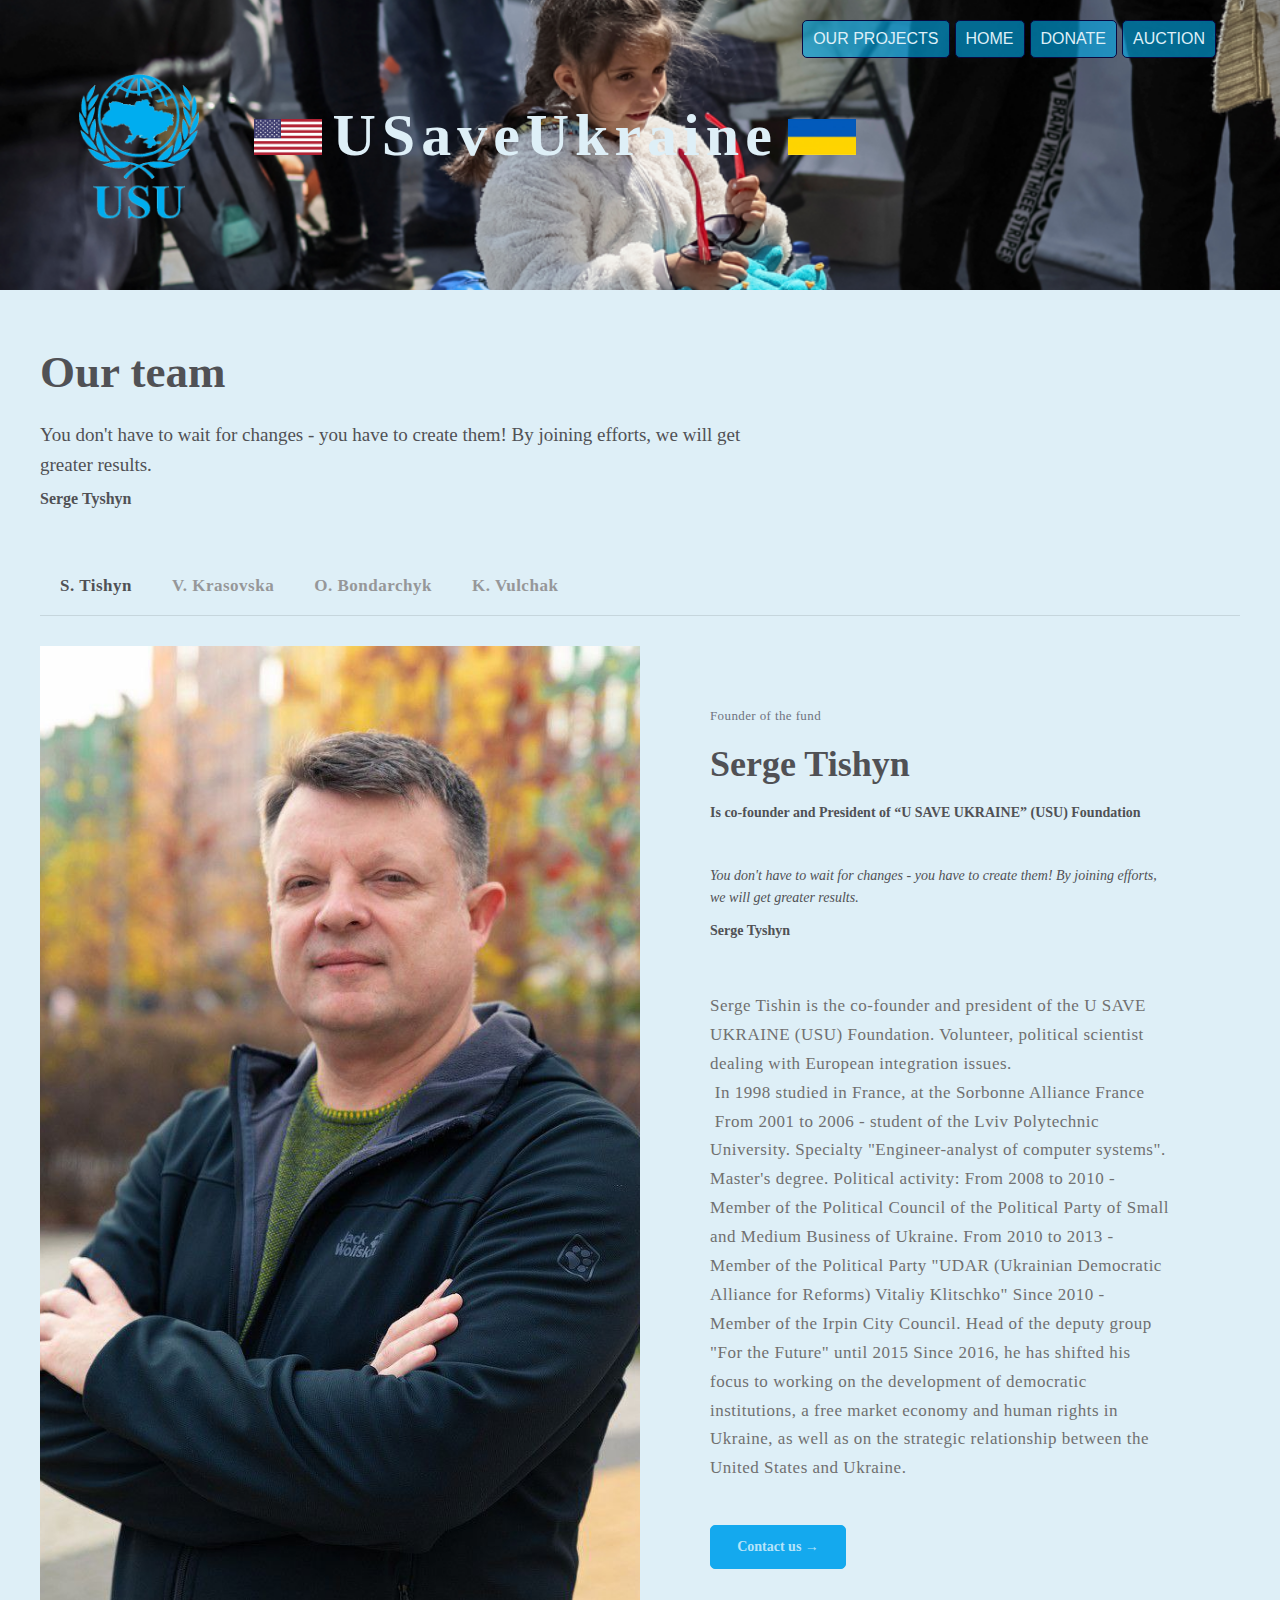
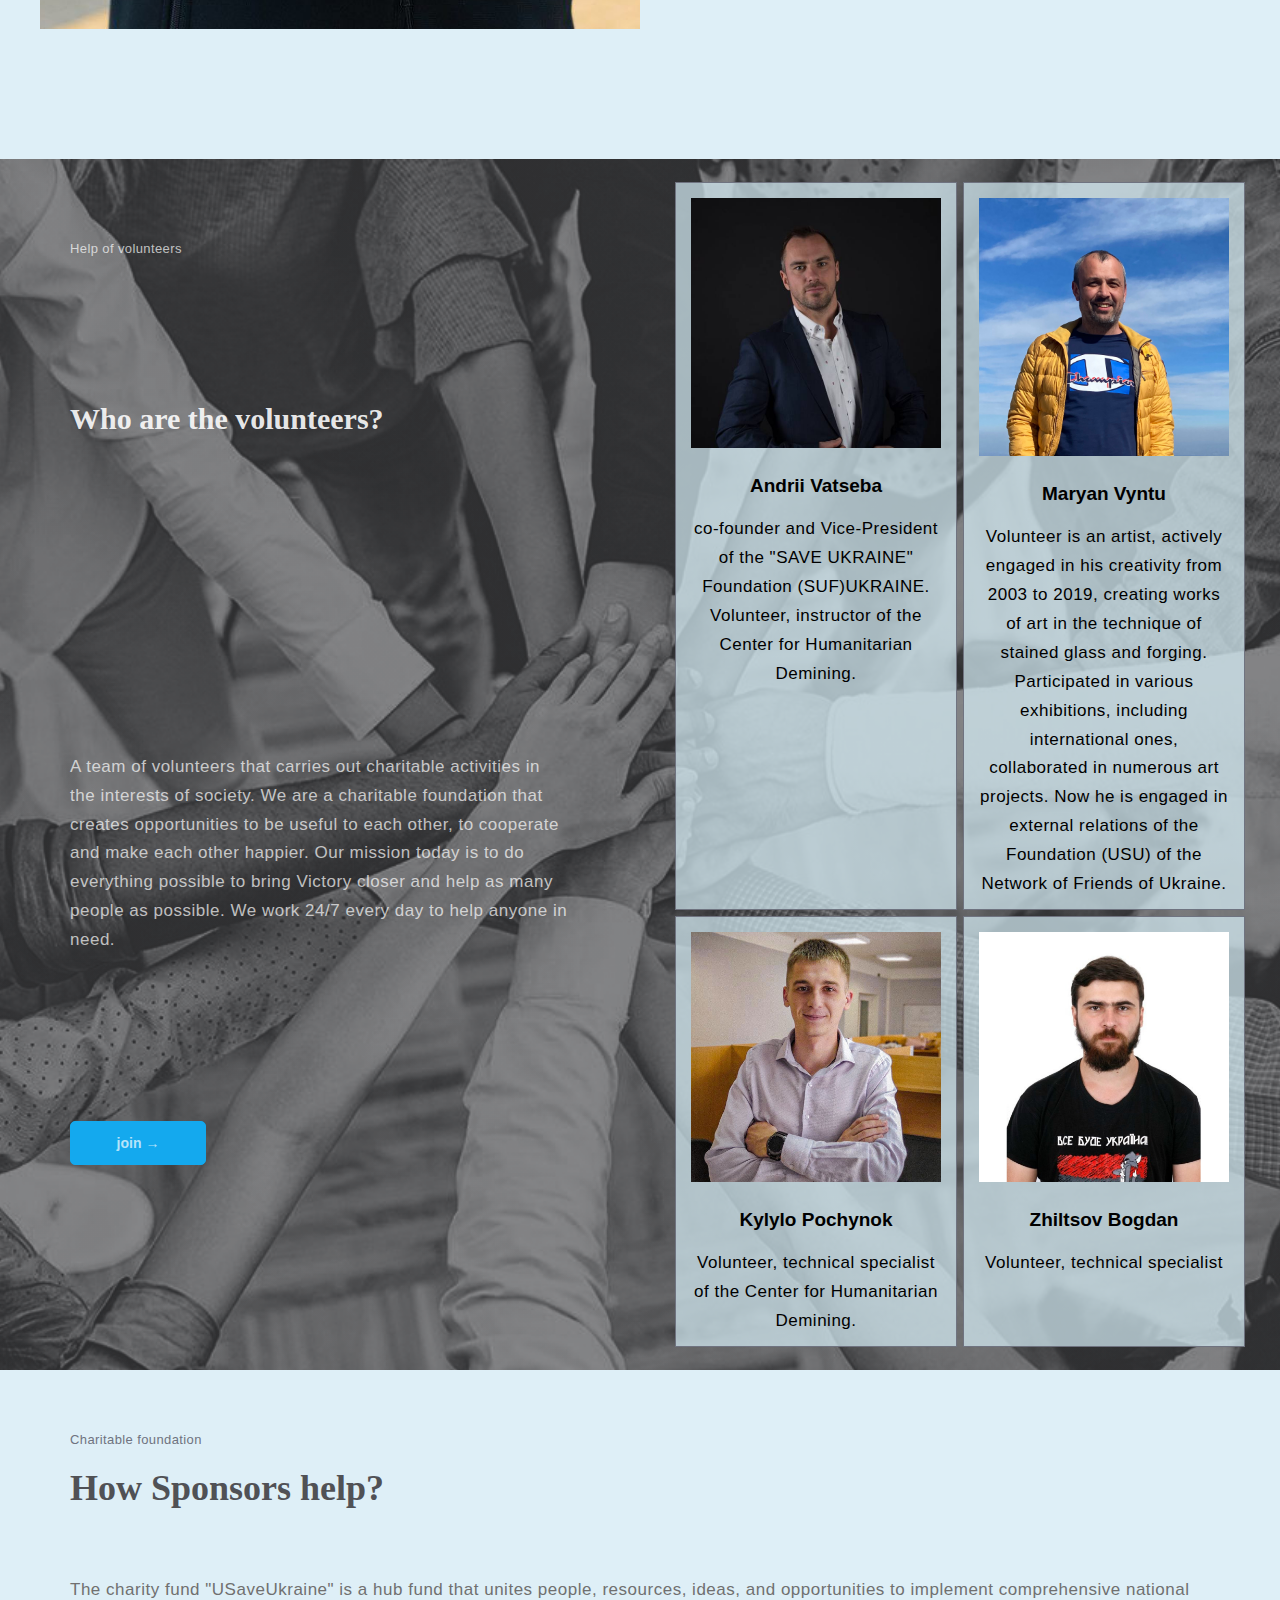
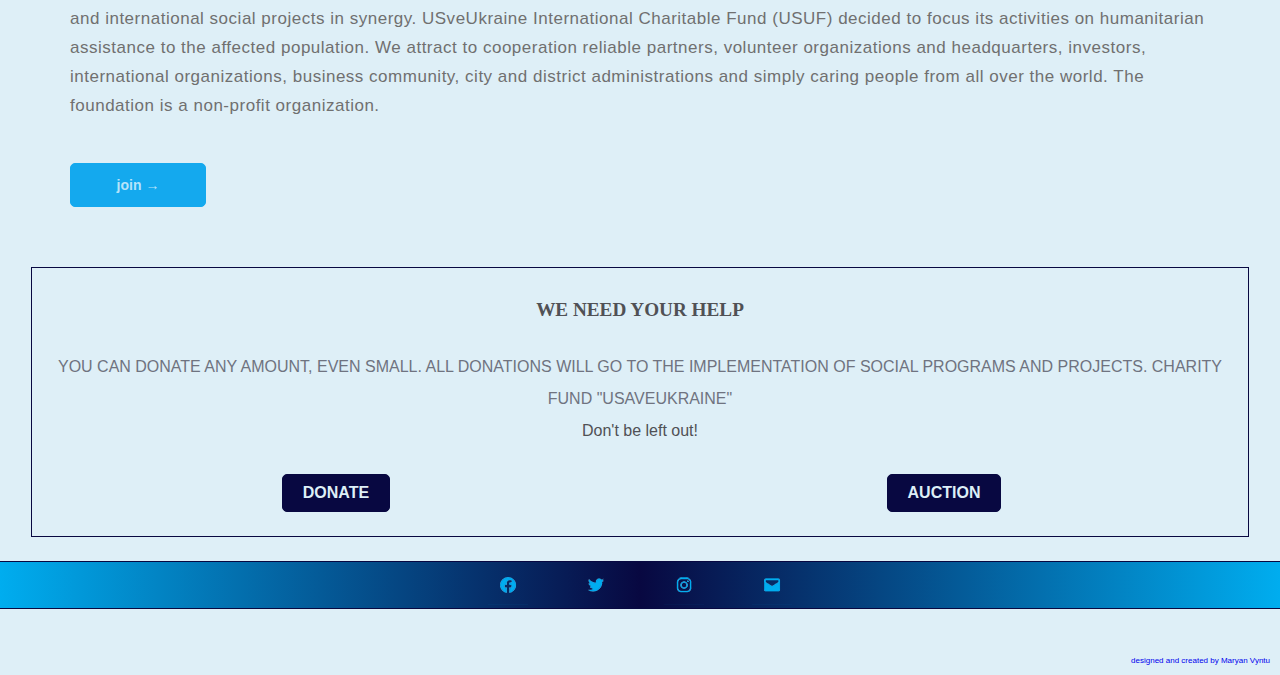
<file: about-us.html>
<!DOCTYPE html>
<html lang="en">
  <head>
    <meta charset="UTF-8" />
    <meta http-equiv="X-UA-Compatible" content="IE=edge" />
    <meta name="viewport" content="width=device-width, initial-scale=1.0" />
    <title>USU official site</title>
    <link
      rel="shortcut icon"
      href="./img/logo-icons/USU-1.png"
      type="image/png"
    />
    <link rel="preconnect" href="https://fonts.gstatic.com" />
    <link
      href="https://fonts.googleapis.com/css2?family=Montserrat&display=swap"
      rel="stylesheet"
    />

    <link rel="stylesheet" href="css/index.css" />
  </head>

  <body>
    <!-- ================================================================================ -->
    <!-- ================================================================================ -->

    <header class="header-ubout-us">
      <div class="header__filling">
        <div class="navbar__burger-positinon">
          <div class="navbar__burger">
            <span class="navbar__burger-line"></span>
          </div>
        </div>

        <div class="navbar__menu">
          <div class="navbar__navigation">
            <a class="navbar__link" href="our-projects.html">our projects</a>
            <a class="navbar__link" href="index.html">home</a>
            <a class="navbar__link" href="donate.html">donate</a>
            <a class="navbar__link" href="auction.html">auction</a>
          </div>
        </div>

        <div class="header__cap">
          <div class="header__logo">
            <a href="index.html">
              <img
                class="header__logo-img"
                src="./img/logo-icons/USU-1.png"
                alt="logo"
            /></a>
          </div>

          <div class="header__title-flags">
            <div class="us-flag">
              <img src="./img/imges/us-flag.png" alt="us flag" />
            </div>

            <div class="header__title">
              <h1>USaveUkraine</h1>
            </div>

            <div class="ua-flag">
              <img src="./img/imges/ua-flag.png" alt="ua flag" />
            </div>
          </div>
        </div>

        <div class="header__line"></div>
      </div>
    </header>
    <!-- ================================================================================ -->
    <!-- ================================================================================ -->
    <!-- ================================================================================ -->
    <!-- ================================================================================ -->

    <!-- ========================================== -->
    <div class="main">
      <!-- ========================================== -->
      <!-- ================================================================================ -->
      <!-- ================================================================================ -->
      <!-- ================================================================================ -->
      <!-- ================================================================================ -->
      <div id="places" class="places">
        <div class="places__header">
          <!-- <p class="places__header__caption">
          <span class="sign-start-chapter">━</span>
          PLACES
        </p> -->
          <h2 class="places__header__title" id="header-about-us">Our team</h2>
          <p class="places__header__description">
            You don't have to wait for changes - you have to create them! By
            joining efforts, we will get greater results.
          </p>
          <h4 class="places__header__description-tishyn">Serge Tyshyn</h4>
        </div>
        <div class="places__list">
          <div class="places__nav">
            <div class="places__nav__tab nav__tab__active">
              <div class="places__nav__tab-title">S. Tishyn</div>
            </div>
            <div class="places__nav__tab">
              <div class="places__nav__tab-title">V. Krasovska</div>
            </div>
            <div class="places__nav__tab">
              <div class="places__nav__tab-title">O. Bondarchyk</div>
            </div>
            <div class="places__nav__tab">
              <div class="places__nav__tab-title">K. Vulchak</div>
            </div>
          </div>

          <!-- --------------------------------------------------------- -->

          <div class="places__content-tab">
            <div class="places__content content__tab__active">
              <div class="places__preview-found">
                <img
                  class="places__preview__image"
                  src="img/imges/tishyn.png"
                  alt="Serge"
                />
              </div>

              <!-- ================================================================================ -->
              <!-- ================================================================================ -->
              <!-- ================================================================================ -->
              <!-- ================================================================================ -->
              <!-- ================================================================================ -->
              <!-- ================================================================================ -->
              <div class="places__info">
                <div class="places__point">
                  <p class="places__point__text">Founder of the fund</p>
                </div>

                <!-- ================================================================================ -->
                <div class="places__info__title">
                  <p class="places__header__text">Serge Tishyn</p>
                </div>
                <!-- ================================================================================ -->
                <div class="places__subtitle">
                  <p>
                    Is co-founder and President of “U SAVE UKRAINE” (USU)
                    Foundation
                  </p>
                </div>

                <!-- ================================================================================ -->

                <div class="places__subtitle places__tishyn-phrase">
                  <p class="places__subtitle-phrase">
                    You don't have to wait for changes - you have to create
                    them! By joining efforts, we will get greater results.
                  </p>
                  <p>Serge Tyshyn</p>
                </div>
                <!-- ================================================================================ -->
                <div class="places__description">
                  <p class="places__description__text">
                    Serge Tishin is the co-founder and president of the U SAVE
                    UKRAINE (USU) Foundation. Volunteer, political scientist
                    dealing with European integration issues.<br />
                    &nbsp;In 1998 studied in France, at the Sorbonne Alliance
                    France &nbsp;From 2001 to 2006 - student of the Lviv
                    Polytechnic University. Specialty "Engineer-analyst of
                    computer systems". Master's degree. Political activity: From
                    2008 to 2010 - Member of the Political Council of the
                    Political Party of Small and Medium Business of Ukraine.
                    From 2010 to 2013 - Member of the Political Party "UDAR
                    (Ukrainian Democratic Alliance for Reforms) Vitaliy
                    Klitschko" Since 2010 - Member of the Irpin City Council.
                    Head of the deputy group "For the Future" until 2015 Since
                    2016, he has shifted his focus to working on the development
                    of democratic institutions, a free market economy and human
                    rights in Ukraine, as well as on the strategic relationship
                    between the United States and Ukraine.
                  </p>
                </div>

                <div class="places__bottom">
                  <div class="places__bottom__container">
                    <a
                      class="places__bottom__contact_us"
                      href="mailto:usaveukraine.org@gmail.com"
                      >Contact us →</a
                    >
                  </div>
                </div>
              </div>
            </div>

            <!-- ================================================================ -->

            <div class="places__content">
              <div class="places__preview-found">
                <img
                  class="places__preview__image"
                  src="img/imges/staff/Viktoriia_Krasovska.png"
                  alt="Serge"
                />
              </div>
              <div class="places__info">
                <div class="places__point">
                  <p class="places__point__text">Co-Founder</p>
                </div>
                <div class="places__info__title">
                  <p class="places__header__text">Viktoriia Krasovska</p>
                </div>
                <div class="places__subtitle">
                  <p>
                    is co-founder and President of “ SAVE UKRAINE” (USF)
                    Foundation. UKRAINE
                  </p>
                </div>

                <!-- ================= -->

                <div class="places__description">
                  <p class="places__description__text">
                    is the co-founder and president of the "SAVE UKRAINE"
                    Foundation (SUF) UKRAINE. The Foundation supports the people
                    of Ukraine in their pursuit of freedom, democracy, free
                    market economy and human rights. From 2010 to 2016, he was a
                    student at the NATIONAL UNIVERSITY OF BIOLOGY AND NATURAL
                    SCIENCES. Faculty of Veterinary Medicine. By profession, he
                    is a doctor of veterinary medicine and a surgeon (domestic
                    and exotic animals).
                  </p>
                </div>

                <div class="places__bottom">
                  <div class="places__bottom__container">
                    <a
                      class="places__bottom__contact_us"
                      href="mailto:usaveukraine.org@gmail.com"
                      >Contact us →</a
                    >
                  </div>
                </div>
              </div>
            </div>

            <!-- ================================================================ -->

            <div class="places__content">
              <div class="places__preview-found">
                <img
                  class="places__preview__image"
                  src="img/imges/staff/Oleg_Bondarchyk.png"
                  alt="Serge"
                />
              </div>
              <div class="places__info">
                <div class="places__point">
                  <p class="places__point__text">Co-Founder</p>
                </div>
                <div class="places__info__title">
                  <p class="places__header__text">Oleg Bondarchuk</p>
                </div>
                <div class="places__subtitle">
                  <p>is co-founder of “U SAVE UKRAINE” (USU)</p>
                </div>

                <!-- ================= -->

                <div class="places__description">
                  <p class="places__description__text">
                    Phd, 2012 Master of Law, Institute of International
                    Relations Kyiv National University, 1999 PG Diploma in Laws,
                    University of London, 2019 Member of Ukrainian American Bar
                    Association, 2006 Admitted to practice since 1999, Member of
                    Kyiv City Bar Association since 2003
                  </p>
                  <p class="places__description__text">
                    Member of Parliament of Ukraine (Verhovna Rada Of Ukraine)
                    First Deputy Chairman of the Committee on the Rule of Law
                    and Justice, 2014 Head of Anticorruption Commission in Kyiv
                    City Council (City Hall), 2015-2020 Managing partner, senior
                    partner “Senators” Attorneys at Law, since 2002
                  </p>
                </div>

                <div class="places__bottom">
                  <div class="places__bottom__container">
                    <a
                      class="places__bottom__contact_us"
                      href="mailto:usaveukraine.org@gmail.com"
                      >Contact us →</a
                    >
                  </div>
                </div>
              </div>
            </div>

            <!-- ================================================================ -->

            <div class="places__content">
              <div class="places__preview-found">
                <img
                  class="places__preview__image"
                  src="img/imges/staff/Khrystyna_Vulchak.png"
                  alt="Serge"
                />
              </div>
              <div class="places__info">
                <div class="places__point">
                  <p class="places__point__text">Co-Founder</p>
                </div>
                <div class="places__info__title">
                  <p class="places__header__text">Khrystyna Vulchak</p>
                </div>
                <div class="places__subtitle">
                  <p>is co-founder of “U SAVE UKRAINE” (USU)</p>
                </div>

                <!-- ================= -->

                <div class="places__description">
                  <p class="places__description__text">
                    is a co-founder and vice president of the "U SAVE UKRAINE"
                    Foundation (USU). Volunteer, Media Ambassador of the
                    foundation, deals with issues of strategic relations between
                    the USA and Ukraine. American singer of Ukrainian origin,
                    author-performer, Honored Artist of Ukraine.
                  </p>
                </div>

                <div class="places__bottom">
                  <div class="places__bottom__container">
                    <a
                      class="places__bottom__contact_us"
                      href="mailto:usaveukraine.org@gmail.com"
                      >Contact us →</a
                    >
                  </div>
                </div>
              </div>
            </div>

            <!-- ================================================================ -->

            <div class="places__content-last">
              <!-- ================================================================ -->
              <!-- ================================================================ -->
              <!-- ================================================================ -->
              <!-- ================================================================ -->
            </div>
          </div>
        </div>
      </div>

      <!-- ================================================================================ -->
      <!-- ================================================================================ -->
      <!-- ================================================================================ -->
      <!-- ================================================================================ -->
      <!-- ================================================================================ -->
      <!-- ================================================================================ -->
      <!-- ================================================================================ -->
      <!-- ================================================================================ -->
      <!-- ================================================================================ -->
      <!-- ================================================================================ -->
      <!-- ================================================================================ -->
      <div class="places__content-comand places__about-us-background">
        <div class="places__info">
          <div class="places__point">
            <p class="places__point__text-color-reverse">Help of volunteers</p>
          </div>
          <div class="places__info__title">
            <p class="places__header__text-color-reverse">
              Who are the volunteers?
            </p>
          </div>
          <div class="places__subtitle">
            <p></p>
          </div>
          <div class="places__description">
            <p class="places__description__text-color-reverse">
              A team of volunteers that carries out charitable activities in the
              interests of society. We are a charitable foundation that creates
              opportunities to be useful to each other, to cooperate and make
              each other happier. Our mission today is to do everything possible
              to bring Victory closer and help as many people as possible. We
              work 24/7 every day to help anyone in need.
            </p>
          </div>

          <div class="places__bottom">
            <div class="places__bottom__container">
              <a
                class="places__bottom__contact_us"
                href="mailto:usaveukraine.org@gmail.com"
                >join →</a
              >
            </div>
          </div>
        </div>

        <div class="places__preview">
          <!-- ======================================= -->

          <!-- ======================================================== -->
          <div class="military-comand">
            <div class="soldier">
              <div class="voulonter-img">
                <a href="#"
                  ><img
                    src="./img/imges/volunteers/Andrii_Vatseba.png"
                    alt="voulonter"
                  />
                </a>
              </div>
              <p class="soldier_title">Andrii Vatseba</p>
              <p class="soldier_description">
                co-founder and Vice-President of the "SAVE UKRAINE" Foundation
                (SUF)UKRAINE. Volunteer, instructor of the Center for
                Humanitarian Demining.
              </p>
            </div>

            <div class="soldier">
              <div class="voulonter-img">
                <a href="#"
                  ><img
                    src="./img/imges/volunteers/Maryan_Vyntu.jpg"
                    alt="voulonter"
                  />
                </a>
              </div>
              <p class="soldier_title">Maryan Vyntu</p>
              <p class="soldier_description">
                Volunteer is an artist, actively engaged in his creativity from
                2003 to 2019, creating works of art in the technique of stained
                glass and forging. Participated in various exhibitions,
                including international ones, collaborated in numerous art
                projects. Now he is engaged in external relations of the
                Foundation (USU) of the Network of Friends of Ukraine.
              </p>
            </div>

            <div class="soldier">
              <div class="voulonter-img">
                <a href="#"
                  ><img
                    src="./img/imges/volunteers/Kylylo_Pochynok.png"
                    alt="voulonter"
                  />
                </a>
              </div>
              <p class="soldier_title">Kylylo Pochynok</p>
              <p class="soldier_description">
                Volunteer, technical specialist of the Center for Humanitarian
                Demining.
              </p>
            </div>

            <div class="soldier">
              <div class="voulonter-img">
                <a href="#"
                  ><img
                    src="./img/imges/volunteers/Zhiltsov_Bogdan.png"
                    alt="voulonter"
                  />
                </a>
              </div>
              <p class="soldier_title">Zhiltsov Bogdan</p>
              <p class="soldier_description">Volunteer, technical specialist</p>
            </div>
          </div>

          <!-- ========================================================= -->
        </div>
      </div>
      <!-- ================================================================================ -->
      <!-- ================================================================================ -->
      <!-- ================================================================================ -->
      <!-- ================================================================================ -->
      <!-- ================================================================================ -->
      <!-- ================================================================================ -->
      <!-- ================================================================================ -->
      <!-- ================================================================================ -->
      <!-- ================================================================================ -->
      <!-- ================================================================================ -->
      <!-- ================================================================================ -->

      <div class="places__info">
        <div class="places__point">
          <p class="places__point__text">Charitable foundation</p>
        </div>
        <div class="places__info__title">
          <p class="places__header__text">How Sponsors help?</p>
        </div>
        <div class="places__subtitle">
          <p></p>
        </div>
        <div class="places__description">
          <p class="places__description__text">
            The charity fund "USaveUkraine" is a hub fund that unites people,
            resources, ideas, and opportunities to implement comprehensive
            national and international social projects in synergy. USveUkraine
            International Charitable Fund (USUF) decided to focus its activities
            on humanitarian assistance to the affected population. We attract to
            cooperation reliable partners, volunteer organizations and
            headquarters, investors, international organizations, business
            community, city and district administrations and simply caring
            people from all over the world. The foundation is a non-profit
            organization.
          </p>
        </div>

        <div class="places__bottom">
          <div class="places__bottom__container">
            <a
              class="places__bottom__contact_us"
              href="mailto:usaveukraine.org@gmail.com"
              >join →</a
            >
          </div>
        </div>
      </div>

      <!-- ================================================================================ -->
      <!-- ================================================================================ -->
      <!-- ================================================================================ -->
      <!-- ================================================================================ -->
      <!-- ================================================================================ -->
      <!-- ================================================================================ -->
      <!-- main__helps -->
      <!-- <footer> -->
      <!-- ==================================================================== -->

      <div class="main__helps">
        <div class="helps__donate">
          <div class="helps__title">
            <h3>we need your help</h3>
          </div>
          <div class="helps__description">
            <p class="helps__description-text">
              YOU CAN DONATE ANY AMOUNT, EVEN SMALL. ALL DONATIONS WILL GO TO
              THE IMPLEMENTATION OF SOCIAL PROGRAMS AND PROJECTS. CHARITY FUND
              "USAVEUKRAINE"
            </p>
            <p class="helps__description-signature">Don't be left out!</p>
          </div>
        </div>
        <div class="helps__buttons">
          <div class="button-donate">
            <a class="donate" href="donate.html" target="_blank"> donate</a>
          </div>
          <div class="button-auction">
            <a class="auction" href="auction.html" target="_blank"> auction</a>
          </div>
        </div>
      </div>
      <!-- ================================================================================ -->
    </div>

    <!-- ================================================================================ -->
    <!-- ================================================================================ -->
    <!-- ================================================================================ -->
    <!-- ================================================================================ -->
    <!-- ================================================================================ -->
    <!-- ================================================================================ -->
    <footer class="footer">
      <ul>
        <li>
          <a
            href="https://www.facebook.com/people/USaveUkraine/100080861457270/"
            ><span class="fc"></span>
          </a>
        </li>
        <li>
          <a href="https://twitter.com/USaveUkraine">
            <span class="tw"></span>
          </a>
        </li>
        <li>
          <a href="https://www.instagram.com/usaveukraine/">
            <span class="in"></span
          ></a>
        </li>
        <li>
          <a href="mailto:usaveukraine.org@gmail.com"
            ><span class="ml"></span>
          </a>
        </li>
        <!-- <li>
          <a href="https://t.me"><span class="tl"></span> </a>
        </li> -->
      </ul>
    </footer>

    <div class="created">
      <a
        href="https://www.linkedin.com/in/maryan-vyntu-2aa635234/"
        target="_blank"
        >designed and created by Maryan Vyntu</a
      >
    </div>

    <script src="./js/header-burger.js"></script>
    <script src="./js/main.js"></script>
    <!-- <script src="./js/about_us.js"></script> -->
  </body>
</html>
</file>
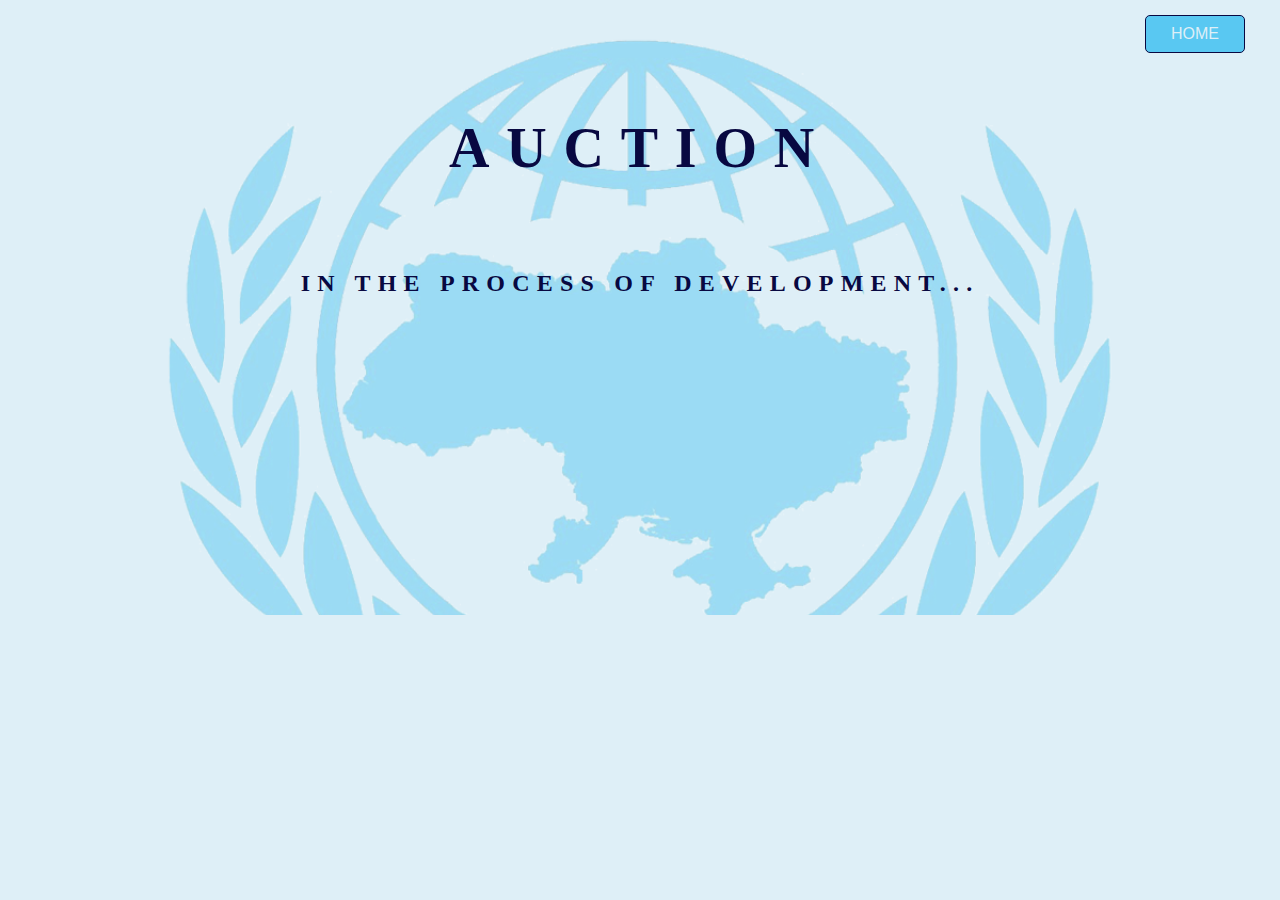
<file: auction.html>
<!DOCTYPE html>
<html lang="en">
  <head>
    <meta charset="UTF-8" />
    <meta http-equiv="X-UA-Compatible" content="IE=edge" />
    <meta name="viewport" content="width=device-width, initial-scale=1.0" />
    <title>auction-usu</title>
    <link
      rel="shortcut icon"
      href="./img/logo-icons/USU-1.png"
      type="image/png"
    />
    <link rel="stylesheet" href="css/index.css" />
    <link rel="stylesheet" href="css/auction.css" />
  </head>
  <body>
    <div class="main-auction">
      <div class="auction-header">
        <div class="donate-header_nav">
          <a class="donate-navbar__link" href="index.html">Home</a>
        </div>
      </div>
      <div class="main-title">
        <h1>auction</h1>
        <h2>In the process of development...</h2>
      </div>
    </div>
  </body>
</html>
</file>
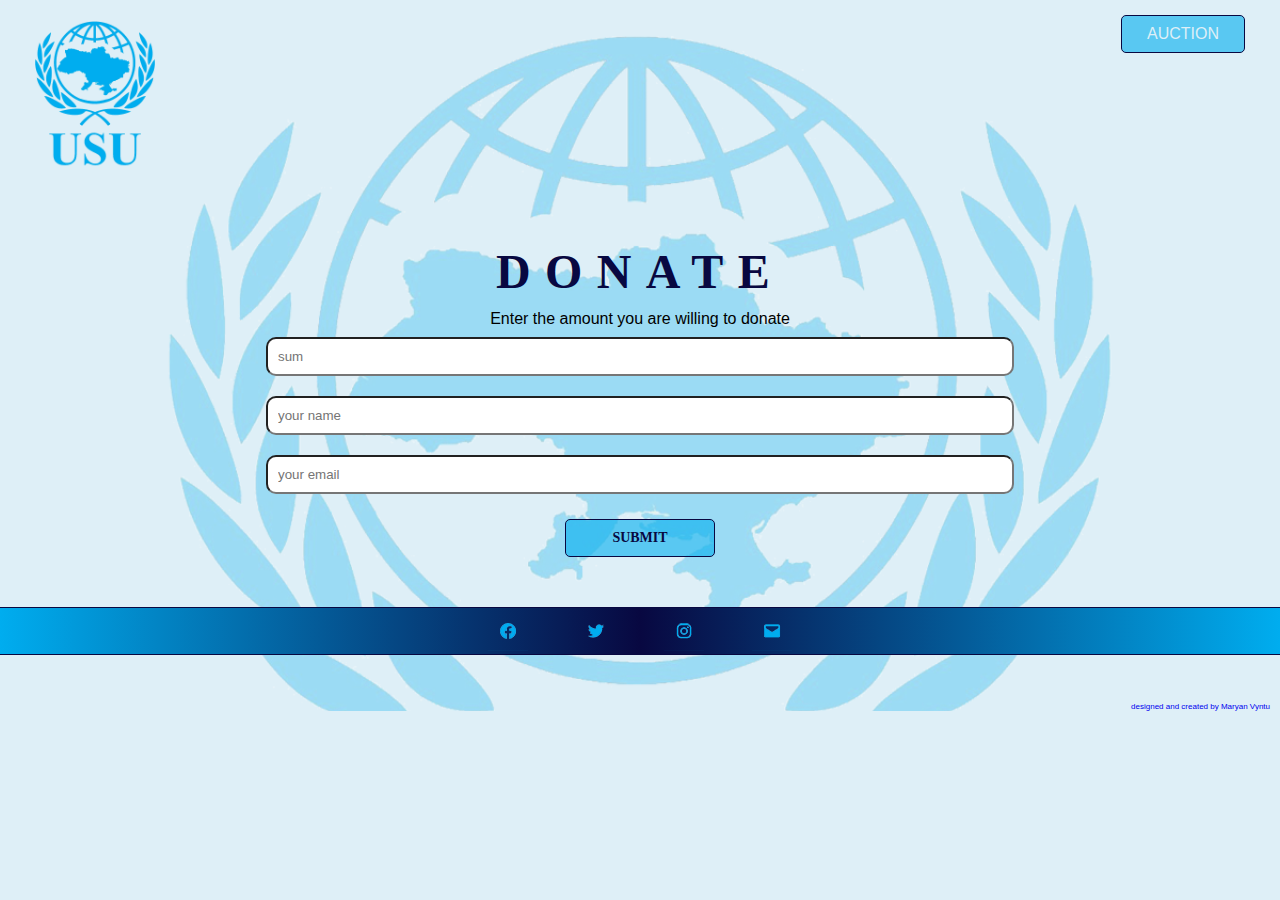
<file: donate.html>
<!DOCTYPE html>
<html lang="en">
  <head>
    <meta charset="UTF-8" />
    <meta http-equiv="X-UA-Compatible" content="IE=edge" />
    <meta name="viewport" content="width=device-width, initial-scale=1.0" />
    <title>USU-donate official site</title>
    <link
      rel="shortcut icon"
      href="./img/logo-icons/USU-1.png"
      type="image/png"
    />
    <link rel="preconnect" href="https://fonts.gstatic.com" />
    <link
      href="https://fonts.googleapis.com/css2?family=Montserrat&display=swap"
      rel="stylesheet"
    />

    <link rel="stylesheet" href="css/index.css" />
  </head>
  <body>
    <div class="donate-auction">
      <div class="donate-header">
        <div class="donate-header_logo">
          <a href="index.html">
            <img
              class="header__logo-img"
              src="./img/logo-icons/USU-1.png"
              alt="logo"
          /></a>
        </div>
        <div class="donate-header_nav">
          <!-- <a class="donate-navbar__link" href="index.html">home</a> -->
          <a class="donate-navbar__link" href="auction.html">auction</a>
        </div>
      </div>

      <div class="donate-main">
        <div class="donate-main-title">
          <h1>donate</h1>
        </div>

        <div class="donate-form">
          <div class="donate-title">
            <h2>Enter the amount you are willing to donate</h2>
          </div>

          <form action="mailto:usaveukraine.org@gmail.com" class="donate-input">
            <input type="number" pattern="\d*" placeholder="sum" />
            <input type="text" placeholder="your name" />
            <input
              type="email"
              placeholder="your email"
              pattern="[a-zA-Z0-9._%+-]+@[a-zA-Z0-9.-]+\.[a-zA-Z]{2,}"
              required
            />
            <button class="donate-button-submit" type="submit">Submit</button>
          </form>
        </div>
      </div>

      <!-- =============================================================  -->
      <!-- =============================================================  -->
      <!-- =============================================================  -->
      <!-- =============================================================  -->
      <!-- =============================================================  -->

      <footer class="footer">
        <ul>
          <li>
            <a
              href="https://www.facebook.com/people/USaveUkraine/100080861457270/"
              ><span class="fc"></span>
            </a>
          </li>
          <li>
            <a href="https://twitter.com/USaveUkraine">
              <span class="tw"></span>
            </a>
          </li>
          <li>
            <a href="https://www.instagram.com/usaveukraine/">
              <span class="in"></span
            ></a>
          </li>
          <li>
            <a href="mailto:usaveukraine.org@gmail.com"
              ><span class="ml"></span>
            </a>
          </li>
          <!-- <li>
          <a href="https://t.me"><span class="tl"></span> </a>
        </li> -->
        </ul>
      </footer>
      <!-- =============================================================  -->
      <!-- =============================================================  -->
      <div class="created">
        <a
          href="https://www.linkedin.com/in/maryan-vyntu-2aa635234/"
          target="_blank"
          >designed and created by Maryan Vyntu</a
        >
      </div>
      <!-- =============================================================  -->
      <!-- =============================================================  -->
    </div>
  </body>
</html>
</file>
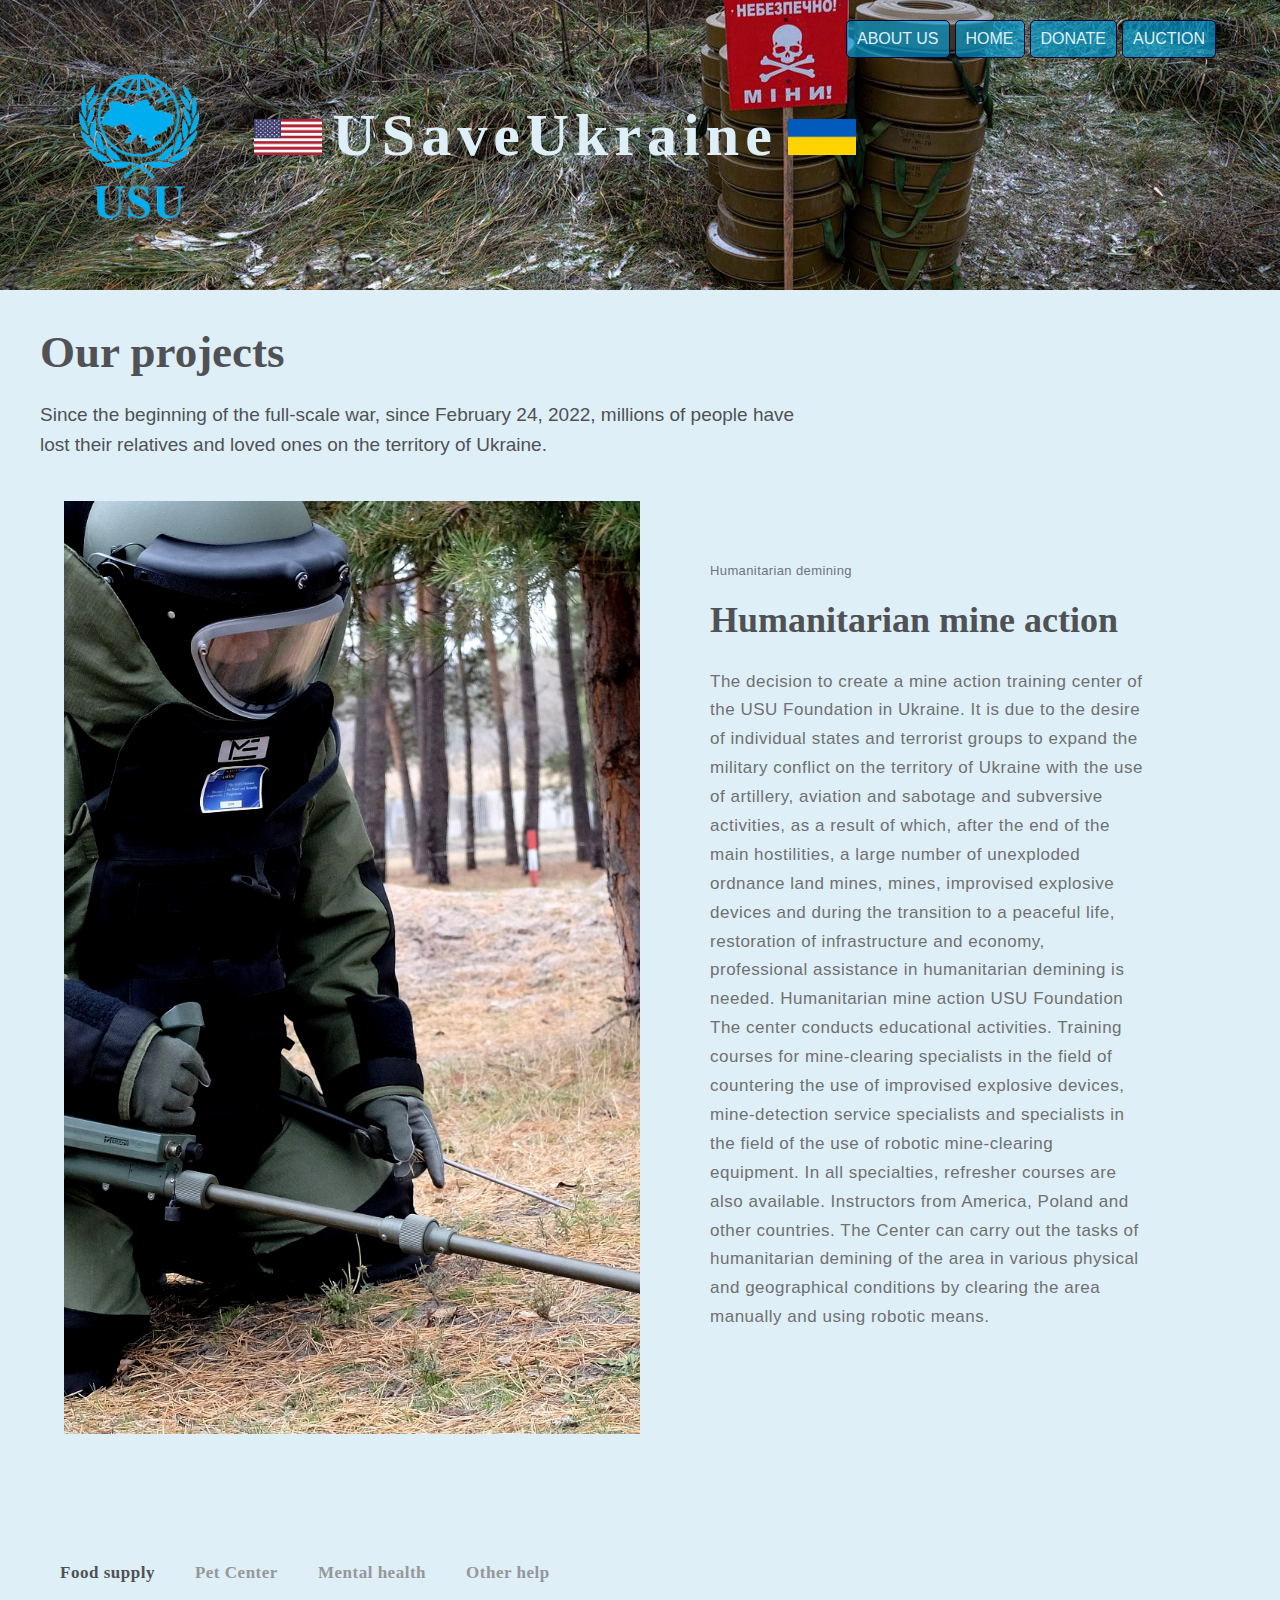
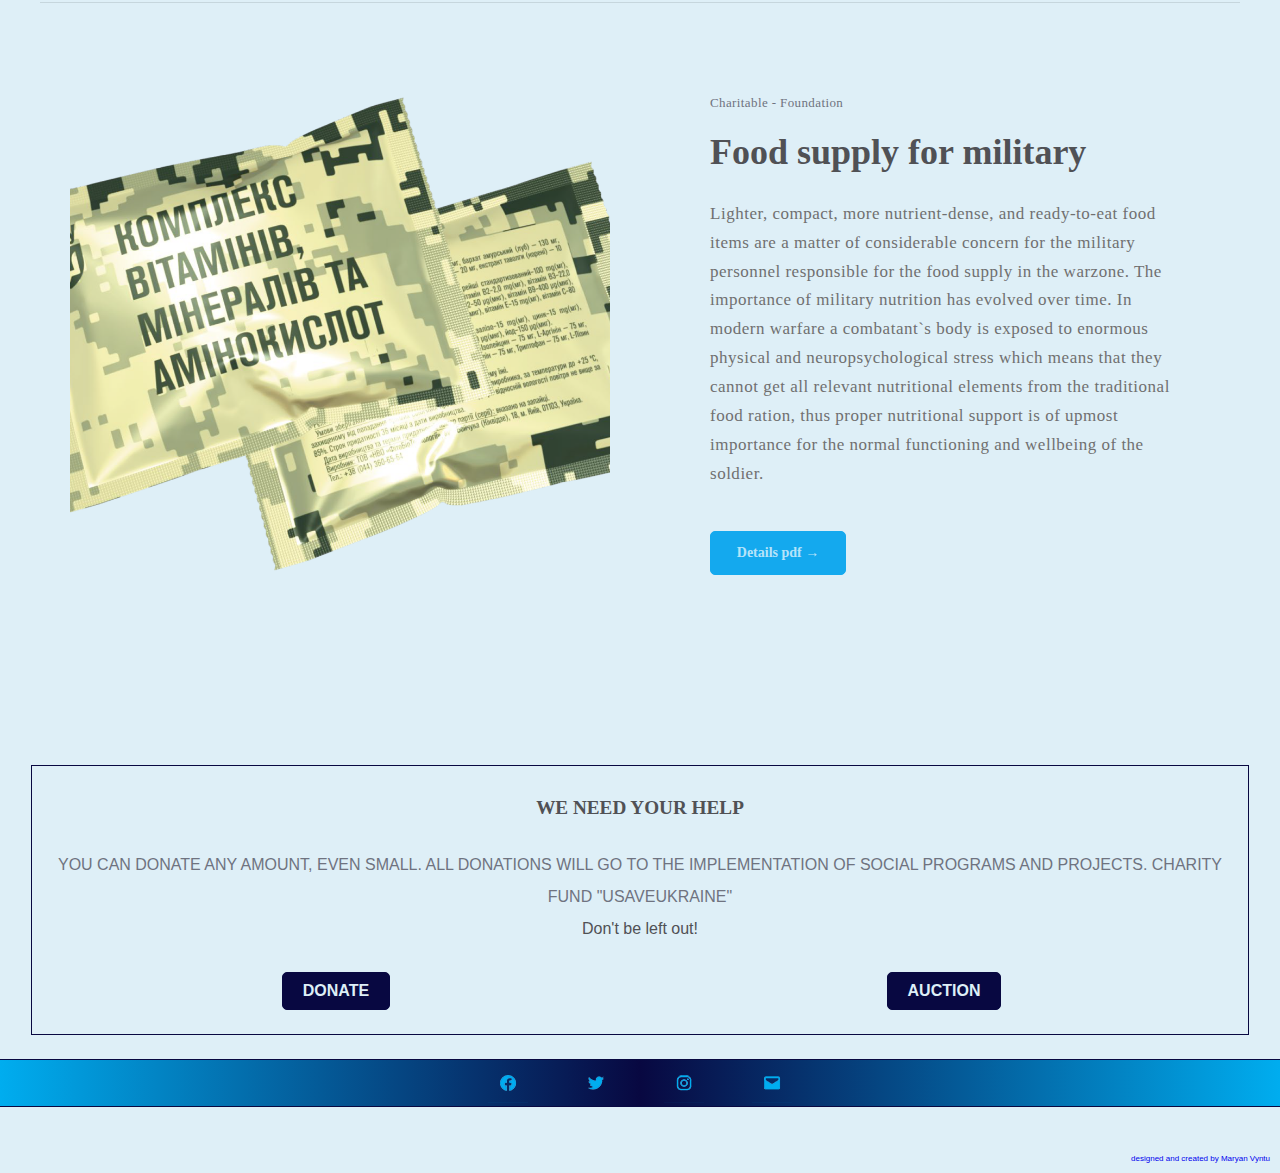
<file: our-projects.html>
<!DOCTYPE html>
<html lang="en">
  <head>
    <meta charset="UTF-8" />
    <meta http-equiv="X-UA-Compatible" content="IE=edge" />
    <meta name="viewport" content="width=device-width, initial-scale=1.0" />
    <title>USU official site</title>
    <link
      rel="shortcut icon"
      href="./img/logo-icons/USU-1.png"
      type="image/png"
    />
    <link rel="stylesheet" href="css/index.css" />
  </head>

  <body>
    <!-- ================================================================================ -->
    <!-- ================================================================================ -->
    <!-- ================================================================================ -->
    <!-- ================================================================================ -->

    <header class="header-our-projects">
      <div class="header__filling">
        <div class="navbar__burger-positinon">
          <div class="navbar__burger">
            <span class="navbar__burger-line"></span>
          </div>
        </div>

        <div class="navbar__menu">
          <div class="navbar__navigation">
            <a class="navbar__link" href="about-us.html">about us</a>
            <a class="navbar__link" href="index.html">home</a>
            <a class="navbar__link" href="donate.html">donate</a>
            <a class="navbar__link" href="auction.html">auction</a>
          </div>
        </div>

        <div class="header__cap">
          <div class="header__logo">
            <a href="index.html">
              <img
                class="header__logo-img"
                src="./img/logo-icons/USU-1.png"
                alt="logo"
            /></a>
          </div>

          <div class="header__title-flags">
            <div class="us-flag">
              <img src="./img/imges/us-flag.png" alt="us flag" />
            </div>

            <div class="header__title">
              <h1>USaveUkraine</h1>
            </div>

            <div class="ua-flag">
              <img src="./img/imges/ua-flag.png" alt="ua flag" />
            </div>
          </div>
        </div>

        <div class="header__line"></div>
      </div>
    </header>
    <!-- ================================================================================ -->
    <!-- ================================================================================ -->
    <!-- ================================================================================ -->
    <!-- ================================================================================ -->
    <!-- ========================================== -->
    <div class="main">
      <!-- ================================================================================ -->
      <!-- ================================================================================ -->
      <!-- ================================================================================ -->
      <div id="our-projects" class="places__header">
        <h2 class="places__header__title">Our projects</h2>
        <p class="places__header__description">
          Since the beginning of the full-scale war, since February 24, 2022,
          millions of people have lost their relatives and loved ones on the
          territory of Ukraine.
        </p>
      </div>
      <!-- ================================================================================ -->
      <!-- ================================================================================ -->
      <!-- ================================================================================ -->
      <!-- ================================================================================ -->
      <!-- ================================================================================ -->
      <!-- ================================================================================ -->
      <!-- ================================================================================ -->
      <!-- ================================================================================ -->
      <!-- ================================================================================ -->
      <!-- ================================================================================ -->
      <div class="places__content-favorite">
        <div class="places__preview-img">
          <img
            class="places__preview__image"
            src="img/imges/soldier2024.png"
            alt="soldiers"
          />
        </div>
        <!-- ================================================================================ -->
        <!-- ================================================================================ -->
        <div class="places__info">
          <div class="places__point">
            <p class="places__point__text">Humanitarian demining</p>
          </div>
          <div class="places__info__title">
            <p class="places__header__text">Humanitarian mine action</p>
          </div>

          <div class="places__description">
            <p class="places__description__text">
              The decision to create a mine action training center of the USU
              Foundation in Ukraine. It is due to the desire of individual
              states and terrorist groups to expand the military conflict on the
              territory of Ukraine with the use of artillery, aviation and
              sabotage and subversive activities, as a result of which, after
              the end of the main hostilities, a large number of unexploded
              ordnance land mines, mines, improvised explosive devices and
              during the transition to a peaceful life, restoration of
              infrastructure and economy, professional assistance in
              humanitarian demining is needed. Humanitarian mine action USU
              Foundation The center conducts educational activities. Training
              courses for mine-clearing specialists in the field of countering
              the use of improvised explosive devices, mine-detection service
              specialists and specialists in the field of the use of robotic
              mine-clearing equipment. In all specialties, refresher courses are
              also available. Instructors from America, Poland and other
              countries. The Center can carry out the tasks of humanitarian
              demining of the area in various physical and geographical
              conditions by clearing the area manually and using robotic means.
            </p>
          </div>
          <!-- =================================================================================================== -->

          <!-- =================================================================================================== -->

          <div class="places__bottom">
            <!-- <div class="places__bottom__container">
              <a
                class="places__bottom__contact_us"
                href="index.html"
                target="_blank"
                >Home →</a
              >
            </div> -->
          </div>
        </div>
      </div>
      <!-- ================================================================================ -->
      <!-- ================================================================================ -->
      <!-- ================================================================================ -->
      <!-- ================================================================================ -->
      <!-- ================================================================================ -->
      <!-- ================================================================================ -->
      <!-- ================================================================================ -->
      <!-- ================================================================================ -->
      <!-- ================================================================================ -->
      <!-- ================================================================================ -->
      <!-- ================================================================================ -->
      <!-- ================================================================================ -->
      <!-- ================================================================================ -->
      <div id="places" class="places">
        <div class="places__list">
          <div id="our-projects-list" class="places__nav">
            <!-- <div class="places__nav__tab nav__tab__active">
              <p class="places__nav__tab-title">Demining</p>
            </div> -->
            <div class="places__nav__tab nav__tab__active">
              <p class="places__nav__tab-title">Food supply</p>
            </div>
            <div class="places__nav__tab">
              <p class="places__nav__tab-title">Pet Center</p>
            </div>
            <div class="places__nav__tab">
              <p class="places__nav__tab-title">Mental health</p>
            </div>
            <div class="places__nav__tab">
              <p class="places__nav__tab-title">Other help</p>
            </div>
          </div>
          <!-- ================================================================================ -->
          <!-- ================================================================================ -->
          <!-- ================================================================================ -->
          <!-- ================================================================================ -->
          <!-- ================================================================================ -->
          <!-- ================================================================================ -->
          <div class="places__content-tab">
            <!-- ================================================================================ -->

            <!-- ================================================================================ -->
            <!-- ================================================================================ -->
            <!-- ================================================================================ -->
            <!-- ================================================================================ -->

            <div class="places__content content__tab__active">
              <div class="places__preview">
                <img
                  class="places__preview__image"
                  src="img/imges/food001.png"
                  alt="soldier"
                />
              </div>
              <!-- ================================================================================ -->
              <!-- ================================================================================ -->
              <!-- ================================================================================ -->
              <!-- ================================================================================ -->
              <div class="places__info">
                <div class="places__point">
                  <p class="places__point__text">Charitable - Foundation</p>
                </div>
                <div class="places__info__title">
                  <p class="places__header__text">Food supply for military</p>
                </div>

                <div class="places__description">
                  <p class="places__description__text">
                    Lighter, compact, more nutrient-dense, and ready-to-eat food
                    items are a matter of considerable concern for the military
                    personnel responsible for the food supply in the warzone.
                    The importance of military nutrition has evolved over time.
                    In modern warfare a combatant`s body is exposed to enormous
                    physical and neuropsychological stress which means that they
                    cannot get all relevant nutritional elements from the
                    traditional food ration, thus proper nutritional support is
                    of upmost importance for the normal functioning and
                    wellbeing of the soldier.
                  </p>
                </div>
                <!-- =================================================================================================== -->

                <!-- =================================================================================================== -->

                <div class="places__bottom">
                  <div class="places__bottom__container">
                    <a
                      class="places__bottom__contact_us"
                      href="pdf-files/for_the_military1.pdf"
                      target="_blank"
                      >Details pdf →</a
                    >
                  </div>
                </div>
              </div>
            </div>
            <!-- ================================================================================ -->
            <!-- ================================================================================ -->
            <!-- ================================================================================ -->
            <!-- ================================================================================ -->
            <div class="places__content">
              <div class="places__preview">
                <!-- ================================================================================ -->
                <!-- ================================================================================ -->
                <!-- ================================================================================ -->
                <!-- ================================================================================ -->

                <img
                  class="places__preview__image"
                  src="img/imges/pets.png"
                  alt="drones"
                />
              </div>
              <!-- ================================================================================ -->
              <!-- ================================================================================ -->
              <!-- ================================================================================ -->
              <!-- ================================================================================ -->
              <div class="places__info">
                <div class="places__point">
                  <p class="places__point__text">we are working</p>
                </div>
                <div class="places__info__title">
                  <p class="places__header__text">Pet Rehabilitation Center</p>
                </div>

                <div class="places__description">
                  <p class="places__description__text">
                    Pet rehabilitation center STEP UP The victims of the war in
                    Ukraine were not only people, but also pet. They faced
                    incredible cruelty, death from hunger and thirst, exploded
                    on mines, died from rocket attacks. Since the beginning of
                    the full-scale war, we have been actively helping animals
                    from the war zone. The rehabilitation center was founded
                    more than 5 years ago. The center includes all
                    health-related physical and psychological aspects of pet
                    rehabilitation. We offer a wide range of services in animal
                    rehabilitation. This is a whole complex aimed at restoring
                    motor functions or adapting the animal to the consequences
                    of irreversible changes. We also work with
                    correction/selection of optimal loads for animals with
                    extremely high loads or animals in the "risk group".
                    <br />
                    The center includes all health-related physical and
                    psychological aspects of pet rehabilitation, namely:<br />
                    - Laser therapy<br />
                    - Electroacupuncture<br />
                    - Mechanical track<br />
                    - Work with a quadropedal position<br />
                    - Correction of behavior<br />
                    - Therapeutic massage<br />
                    - Aquatherapy<br />
                    - Electric track and others.<br />
                    We offer a wide range of services in animal rehabilitation.
                    This is a whole complex aimed at restoring motor functions
                    or adapting the animal to the consequences of irreversible
                    changes. We also work with correction/selection of optimal
                    loads for animals with extremely high loads or animals in
                    the "risk group".
                  </p>
                </div>
                <!-- =================================================================================================== -->

                <!-- =================================================================================================== -->

                <div class="places__bottom">
                  <div class="places__bottom__container">
                    <a
                      class="places__bottom__contact_us"
                      href="mailto:usaveukraine.org@gmail.com"
                      >join →</a
                    >
                  </div>
                </div>
              </div>
            </div>
            <!-- ================================================================================ -->
            <!-- ================================================================================ -->
            <!-- ================================================================================ -->
            <!-- ================================================================================ -->
            <div class="places__content">
              <div class="places__preview">
                <!-- ================================================================================ -->
                <!-- ================================================================================ -->
                <!-- ================================================================================ -->
                <!-- ================================================================================ -->

                <img
                  class="places__preview__image"
                  src="img/imges/Untitled-1.png"
                  alt="volunteer"
                />
              </div>
              <div class="places__info">
                <div class="places__point">
                  <p class="places__point__text">They help the foundation</p>
                </div>
                <div class="places__info__title">
                  <p class="places__header__text">Mental health</p>
                </div>

                <div class="places__description">
                  <p class="places__description__text">
                    Concepts in mental health Mental health is a state of mental
                    well-being that enables people to cope with the stresses of
                    life, realize their abilities, learn well and work well, and
                    contribute to their community. It is an integral component
                    of health and well-being that underpins our individual and
                    collective abilities to make decisions, build relationships
                    and shape the world we live in. Mental health is a basic
                    human right. And it is crucial to personal, community and
                    socio-economic development. Mental health is more than the
                    absence of mental disorders. It exists on a complex
                    continuum, which is experienced differently from one person
                    to the next, with varying degrees of difficulty and distress
                    and potentially very different social and clinical outcomes.
                    <br />
                    Psychiatric treatment<br />
                    Treatment of mental disorders is carried out:<br />
                    psychotherapeutic methods; <br />medication; individual or
                    family therapy;<br />
                    physiotherapy procedures;<br />
                    therapy aimed at stimulating brain activity.
                  </p>
                </div>
                <!-- =================================================================================================== -->

                <!-- =================================================================================================== -->

                <div class="places__bottom">
                  <div class="places__bottom__container">
                    <a
                      class="places__bottom__contact_us"
                      href="mailto:usaveukraine.org@gmail.com"
                      >join →</a
                    >
                  </div>
                </div>
              </div>
            </div>
            <!-- ================================================================================ -->
            <!-- ================================================================================ -->
            <!-- ================================================================================ -->
            <!-- ================================================================================ -->

            <div class="places__content">
              <div class="places__preview">
                <!-- =============================================================================================== -->
                <!-- =============================================================================================== -->
                <!-- =============================================================================================== -->
                <img
                  class="places__preview__image"
                  src="img/imges/voulonter2_img.png"
                  alt="voulonter2"
                />
              </div>
              <!-- ================================================================================ -->
              <!-- ================================================================================ -->
              <!-- ================================================================================ -->
              <!-- ================================================================================ -->

              <div class="places__info">
                <div class="places__point">
                  <p class="places__point__text">We are family</p>
                </div>
                <div class="places__info__title">
                  <p class="places__header__text">Other help</p>
                </div>

                <div class="places__description">
                  <p class="places__description__text">
                    The fund supports other social, humanitarian and military
                    projects. Delivery, reception, sorting and distribution of
                    goods to ensure the priority needs of the affected persons.
                    Ordering and delivery of essential goods, medical equipment,
                    medicines, medicines, food and clothing for those in need.
                  </p>
                </div>
                <!-- =================================================================================================== -->

                <!-- =================================================================================================== -->

                <div class="places__bottom">
                  <div class="places__bottom__container">
                    <a class="places__bottom__contact_us" href="index.html"
                      >Home →</a
                    >
                  </div>
                </div>
              </div>
            </div>
          </div>
        </div>
      </div>
      <!-- ================================================================================ -->
      <!-- ================================================================================ -->
      <!-- ================================================================================ -->
      <!-- ================================================================================ -->
      <!-- ================================================================================ -->
      <!-- ================================================================================ -->
      <div class="main__helps">
        <div class="helps__donate">
          <div class="helps__title">
            <h3>we need your help</h3>
          </div>
          <div class="helps__description">
            <p class="helps__description-text">
              YOU CAN DONATE ANY AMOUNT, EVEN SMALL. ALL DONATIONS WILL GO TO
              THE IMPLEMENTATION OF SOCIAL PROGRAMS AND PROJECTS. CHARITY FUND
              "USAVEUKRAINE"
            </p>
            <p class="helps__description-signature">Don't be left out!</p>
          </div>
        </div>
        <div class="helps__buttons">
          <div class="button-donate">
            <a class="donate" href="donate.html" target="_blank"> donate</a>
          </div>
          <div class="button-auction">
            <a class="auction" href="auction.html" target="_blank"> auction</a>
          </div>
        </div>
      </div>
      <!-- ================================================================================ -->
    </div>
    <!-- ================================================================================ -->
    <!-- ================================================================================ -->
    <!-- ================================================================================ -->
    <!-- ================================================================================ -->
    <!-- ================================================================================ -->
    <!-- ================================================================================ -->

    <footer class="footer">
      <ul>
        <li>
          <a
            href="https://www.facebook.com/people/USaveUkraine/100080861457270/"
            ><span class="fc"></span>
          </a>
        </li>
        <li>
          <a href="https://twitter.com/USaveUkraine">
            <span class="tw"></span>
          </a>
        </li>
        <li>
          <a href="https://www.instagram.com/usaveukraine/">
            <span class="in"></span
          ></a>
        </li>
        <li>
          <a href="mailto:usaveukraine.org@gmail.com"
            ><span class="ml"></span>
          </a>
        </li>
        <!-- <li>
          <a href="https://t.me"><span class="tl"></span> </a>
        </li> -->
      </ul>
    </footer>

    <div class="created">
      <a
        href="https://www.linkedin.com/in/maryan-vyntu-2aa635234/"
        target="_blank"
        >designed and created by Maryan Vyntu</a
      >
    </div>

    <script src="./js/header-burger.js"></script>
    <script src="./js/main.js"></script>
    <!-- <script src="./js/about_us.js"></script> -->
  </body>
</html>
</file>
<file: css/index.css>
@import url(common.css);
@import url(header.css);
@import url(main.css);
@import url(about_us.css);
@import url(our_project.css);
@import url(donate.css);
@import url(auction.css);
@import url(footer.css);
</file>
<file: css/auction.css>
.main-auction {
  background-image: url(../img/logo-icons/background-donate-auction.png);
  background-repeat: no-repeat;
  background-position: 100% 10%;
  background-size: 100% auto;
  z-index: 5;
  height: 600px;
}

/* .auction-header {
  margin-top: 35px;
  margin-right: 25px;
} */

.main-title {
  margin-left: auto;
  margin-right: auto;
}

.main-title h1 {
  font-family: "Swis721 LtEx BT";
  font-weight: bold;
  letter-spacing: 0.3em;
  font-size: 3.5em;
  font-weight: 600;
  line-height: 3.4em;
  color: var(--dark-blue-color);
  text-align: center;
  text-transform: uppercase;
}

.main-title h2 {
  font-family: "Swis721 LtEx BT";
  font-weight: bold;
  letter-spacing: 0.3em;
  font-size: 1.5em;
  font-weight: 600;
  line-height: 3.4em;
  color: var(--dark-blue-color);
  text-align: center;
  text-transform: uppercase;
}
</file>
